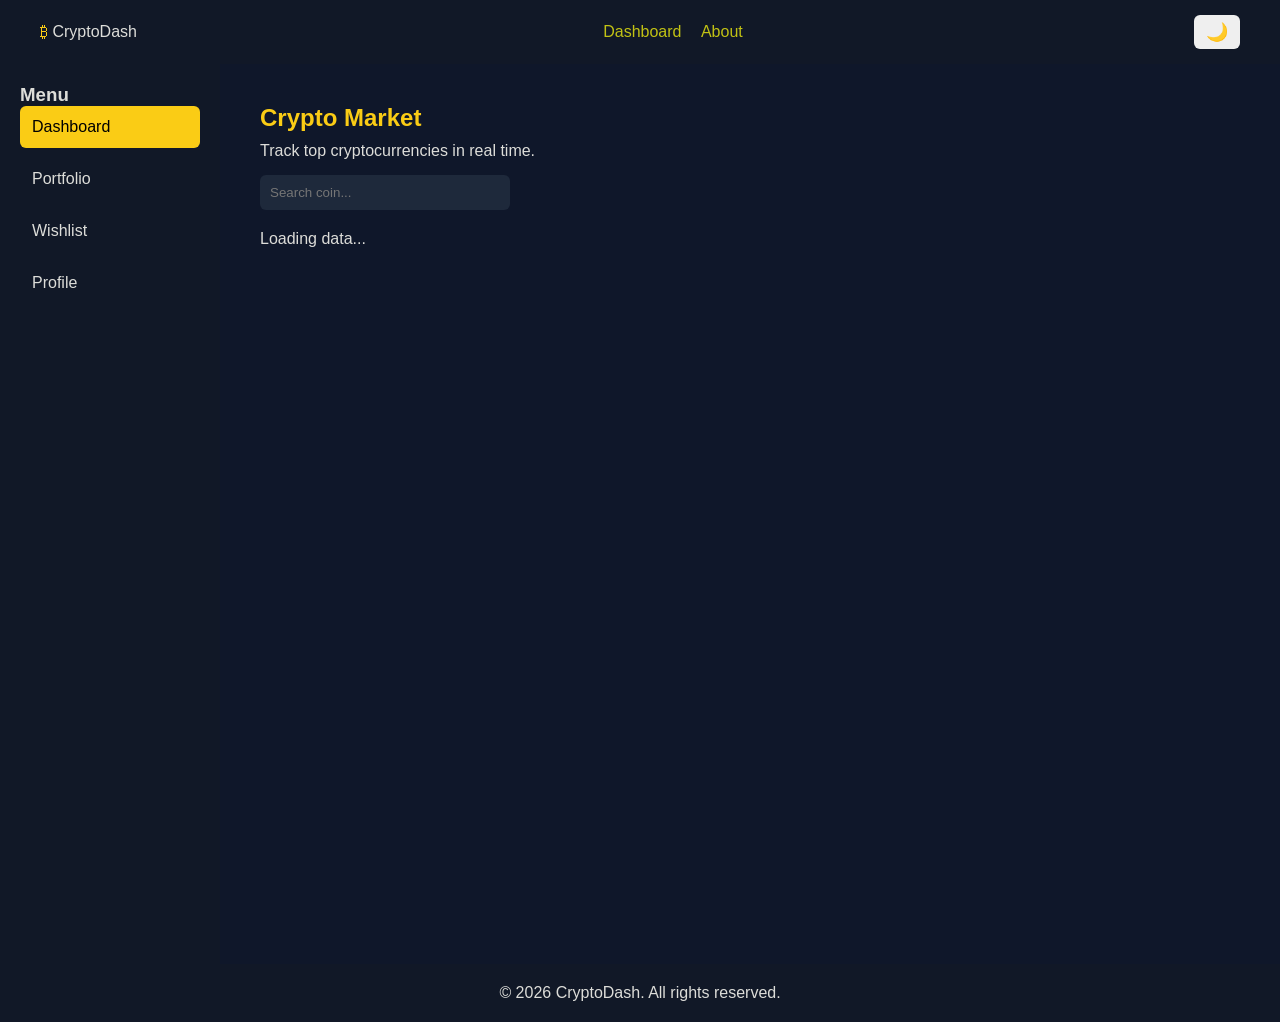
<file: index.html>
<!DOCTYPE html>
<html lang="en">
<head>
  <meta charset="UTF-8">
  <title>Crypto Dashboard</title>
  <meta name="viewport" content="width=device-width, initial-scale=1.0">

  <link rel="stylesheet" href="./css/base.css">
  <link rel="stylesheet" href="./css/layout.css">
  <link rel="stylesheet" href="./css/components.css">
  <link rel="stylesheet" href="./css/dashboard.css">
</head>
<body>

<div id="header"></div>

<div class="dashboard">

  <aside class="sidebar">
    <h3>Menu</h3>
    <ul>
      <li class="active">Dashboard</li>
      <li>Portfolio</li>
      <li>Wishlist</li>
      <li>Profile</li>
    </ul>
  </aside>

  <main class="main-content">

    <section class="hero">
      <h1>Crypto Market</h1>
      <p>Track top cryptocurrencies in real time.</p>

      <input type="text" id="searchInput" placeholder="Search coin..." />
    </section>

    <div id="loading">Loading data...</div>

    <section class="card-grid" id="cardGrid"></section>

  </main>
</div>

<div id="footer"></div>

<script src="./js/loader.js"></script>
<script type="module" src="./js/dashboard.js"></script>
<script src="./js/theme.js"></script>
</body>
</html>
</file>
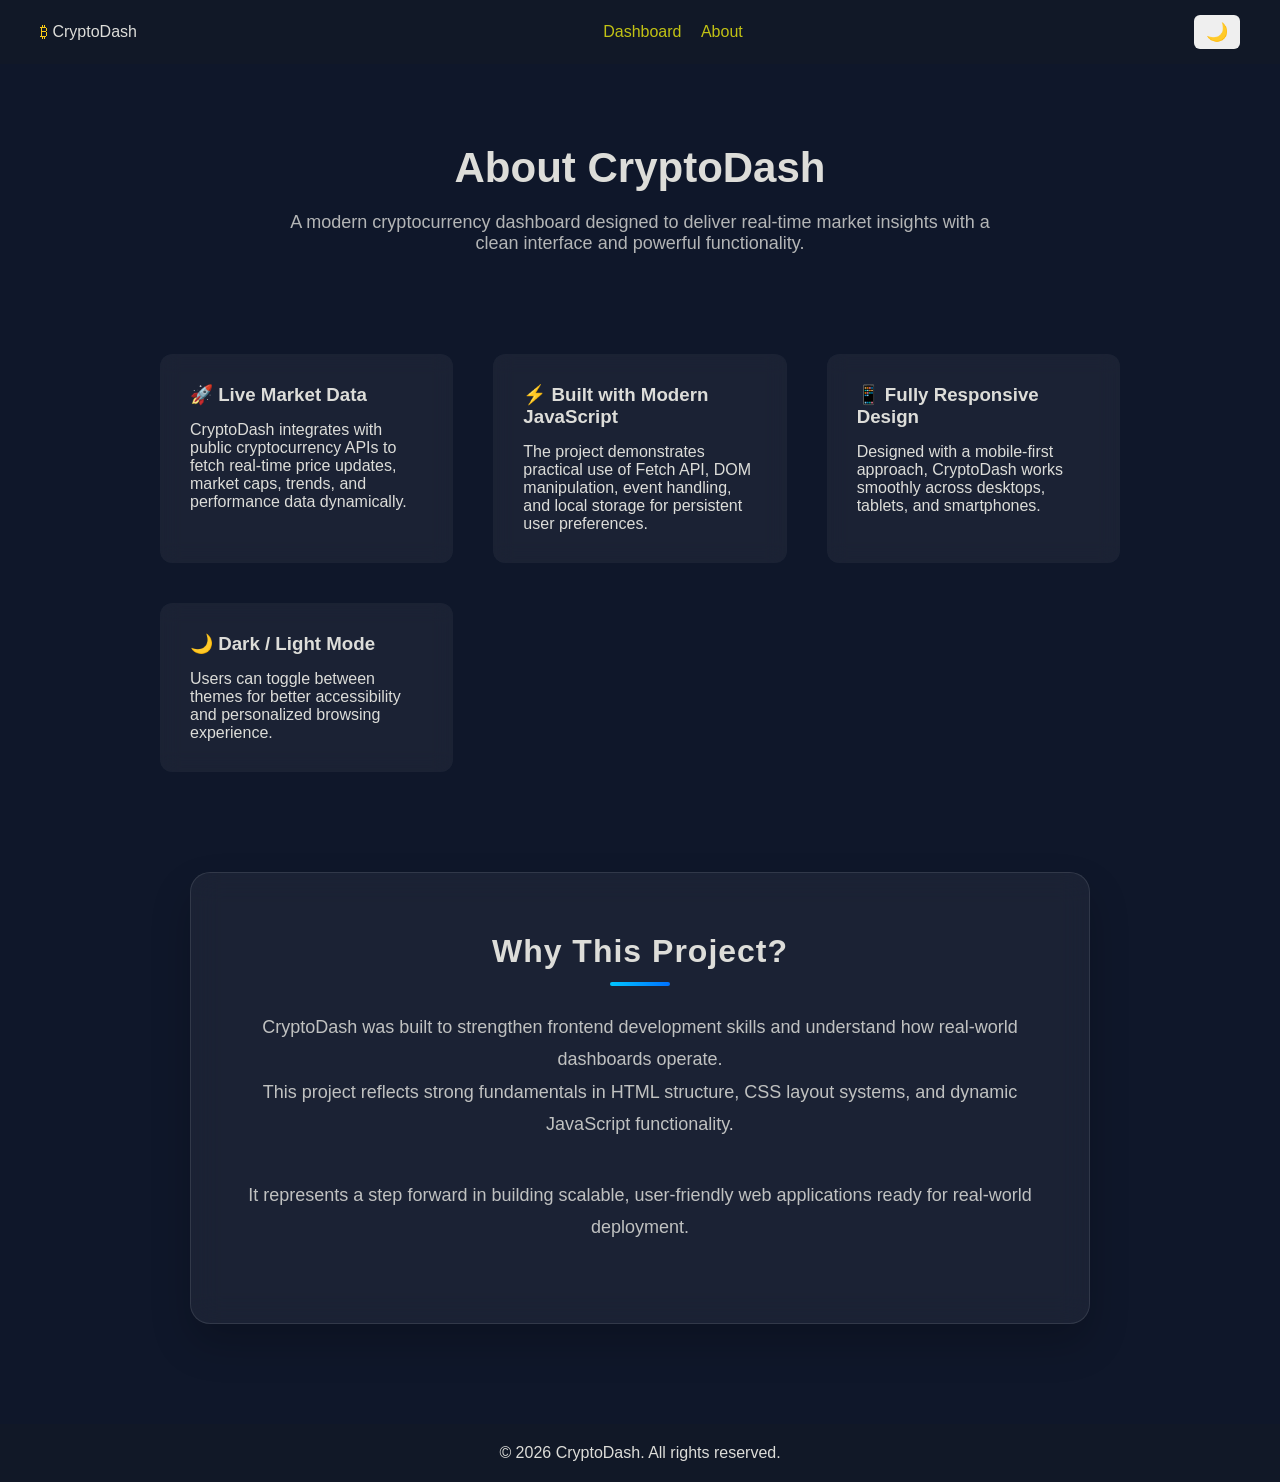
<file: about.html>
<!DOCTYPE html>
<html>
<head>
  <meta charset="UTF-8">
  <title>About - CryptoDash</title>
  <meta name="viewport" content="width=device-width, initial-scale=1.0">

  <link rel="stylesheet" href="./css/base.css">
  <link rel="stylesheet" href="./css/layout.css">
  <link rel="stylesheet" href="./css/components.css">
</head>
<body>

<div id="header"></div>

<!-- HERO SECTION -->
<section class="about-hero">
  <h1>About CryptoDash</h1>
  <p>
    A modern cryptocurrency dashboard designed to deliver real-time market insights 
    with a clean interface and powerful functionality.
  </p>
</section>

<!-- FEATURES SECTION -->
<section class="about-content">

  <div class="about-card">
    <h3>🚀 Live Market Data</h3>
    <p>
      CryptoDash integrates with public cryptocurrency APIs to fetch real-time 
      price updates, market caps, trends, and performance data dynamically.
    </p>
  </div>

  <div class="about-card">
    <h3>⚡ Built with Modern JavaScript</h3>
    <p>
      The project demonstrates practical use of Fetch API, DOM manipulation, 
      event handling, and local storage for persistent user preferences.
    </p>
  </div>

  <div class="about-card">
    <h3>📱 Fully Responsive Design</h3>
    <p>
      Designed with a mobile-first approach, CryptoDash works smoothly 
      across desktops, tablets, and smartphones.
    </p>
  </div>

  <div class="about-card">
    <h3>🌙 Dark / Light Mode</h3>
    <p>
      Users can toggle between themes for better accessibility and 
      personalized browsing experience.
    </p>
  </div>

</section>

<!-- PROJECT PURPOSE -->
<section class="about-section-bottom">
  <h2>Why This Project?</h2>
  <p>
    CryptoDash was built to strengthen frontend development skills and 
    understand how real-world dashboards operate. 
    <br>
    
    This project reflects 
    strong fundamentals in HTML structure, CSS layout systems, and 
    dynamic JavaScript functionality.
  </p>
  <br>
  <p>
    It represents a step forward in building scalable, user-friendly 
    web applications ready for real-world deployment.
  </p>
</section>

<div id="footer"></div>

<script src="./js/loader.js"></script>
<script src="./js/theme.js"></script>

</body>
</html>
</file>
<file: css/base.css>
* {
  margin: 0;
  padding: 0;
  box-sizing: border-box;
  font-family: Arial, sans-serif;
}

body {
  background: #0c1222;
  color: white;
}

/* Default Dark Theme */
body {
  background: #0f172a;
  color: rgb(221, 221, 217);
  transition: all 0.3s ease;
}

.header {
  display: flex;
  justify-content: space-between;
  align-items: center;
  padding: 15px 30px;
  background: #1e293b;
}

.theme-btn {
  padding: 6px 12px;
  font-size: 18px;
  border: none;
  cursor: pointer;
  border-radius: 6px;
}

/* Light Mode */
body.light-mode {
  background: #f6f6f2;
  color: #111111;
}

body.light-mode .header {
  background: #f8f4f4;
}
</file>
<file: css/layout.css>
.dashboard {
  display: flex;
  min-height: 100vh;
}

.sidebar {
  width: 220px;
  background: #111827;
  padding: 20px;
}

.sidebar ul {
  list-style: none;
}

.sidebar li {
  padding: 12px;
  margin-bottom: 10px;
  cursor: pointer;
  border-radius: 6px;
}

.sidebar li:hover,
.sidebar .active {
  background: #facc15;
  color: black;
}

.main-content {
  flex: 1;
  padding: 40px;
}

/* Toggle Button */
.theme-toggle {
  background: rgba(255,255,255,0.1);
  border: none;
  padding: 8px 12px;
  border-radius: 8px;
  cursor: pointer;
  font-size: 16px;
  color: white;
  transition: 0.3s;
}

.theme-toggle:hover {
  background: rgba(255,255,255,0.2);
}

/* Light Mode */
.light-mode {
  background: #f5f5f5;
  color: #111;
}

.light-mode .header {
  background: #ffffff;
}

.light-mode .theme-toggle {
  color: #111;
}
</file>
<file: css/components.css>
.header {
  display: flex;
  justify-content: space-between;
  padding: 15px 40px;
  background: #111827;
}

.logo-icon {
  color: #facc15;
}

.nav a {
  color: rgb(194, 194, 20);
  text-decoration: none;
  margin-left: 15px;
}

.nav a:hover {
  color: #facc15;
}

.footer {
  text-align: center;
  padding: 20px;
  background: #111827;
}

.about-section {
  padding: 60px;
}



.about-hero {
      text-align: center;
      padding: 80px 20px 40px;
    }

    .about-hero h1 {
      font-size: 42px;
      margin-bottom: 20px;
    }

    .about-hero p {
      max-width: 700px;
      margin: auto;
      font-size: 18px;
      opacity: 0.8;
    }

    .about-content {
      max-width: 1000px;
      margin: 60px auto;
      padding: 0 20px;
      display: grid;
      grid-template-columns: repeat(auto-fit, minmax(280px, 1fr));
      gap: 40px;
    }

    .about-card {
      padding: 30px;
      border-radius: 12px;
      background: rgba(255,255,255,0.05);
      backdrop-filter: blur(10px);
      transition: 0.3s ease;
    }

    .about-card:hover {
      transform: translateY(-5px);
    }

    .about-card h3 {
      margin-bottom: 15px;
    }

    .about-section-bottom {
      text-align: center;
      padding: 60px 20px;
      max-width: 800px;
      margin: auto;
    }


    /* ===== PROJECT PURPOSE SECTION ===== */

.about-section-bottom {
  position: relative;
  max-width: 900px;
  margin: 100px auto;
  padding: 60px 40px;
  text-align: center;
  border-radius: 20px;

  /* Glassmorphism effect */
  background: rgba(255, 255, 255, 0.05);
  backdrop-filter: blur(15px);
  -webkit-backdrop-filter: blur(15px);

  border: 1px solid rgba(255, 255, 255, 0.1);
  box-shadow: 0 20px 40px rgba(0, 0, 0, 0.2);

  transition: all 0.3s ease;
}

.about-section-bottom:hover {
  transform: translateY(-8px);
  box-shadow: 0 25px 50px rgba(0, 0, 0, 0.3);
}

.about-section-bottom h2 {
  font-size: 32px;
  margin-bottom: 25px;
  font-weight: 600;
  letter-spacing: 1px;
}

.about-section-bottom p {
  font-size: 18px;
  line-height: 1.8;
  opacity: 0.85;
  margin-bottom: 20px;
}

/* Accent Line Under Heading */
.about-section-bottom h2::after {
  content: "";
  display: block;
  width: 60px;
  height: 4px;
  margin: 12px auto 0;
  border-radius: 10px;
  background: linear-gradient(90deg, #00c6ff, #0072ff);
}

/* Responsive */
@media (max-width: 768px) {
  .about-section-bottom {
    padding: 40px 20px;
  }

  .about-section-bottom h2 {
    font-size: 26px;
  }

  .about-section-bottom p {
    font-size: 16px;
  }
}
</file>
<file: css/dashboard.css>
.hero h1 {
  color: #facc15;
  margin-bottom: 10px;
}

.hero input {
  padding: 10px;
  width: 250px;
  margin-top: 15px;
  background: #1e293b;
  border: none;
  border-radius: 6px;
  color: white;
}

#loading {
  margin: 20px 0;
}

.card-grid {
  display: grid;
  grid-template-columns: repeat(auto-fit, minmax(250px, 1fr));
  gap: 20px;
}

.dashboard-card {
  background: #111827;
  padding: 20px;
  border-radius: 12px;
  transition: 0.3s;
}

.dashboard-card:hover {
  transform: translateY(-5px);
  border: 1px solid #facc15;
}

.coin-header {
  display: flex;
  align-items: center;
  gap: 10px;
}

.positive {
  color: #22c55e;
}

.negative {
  color: #ef4444;
}
</file>
